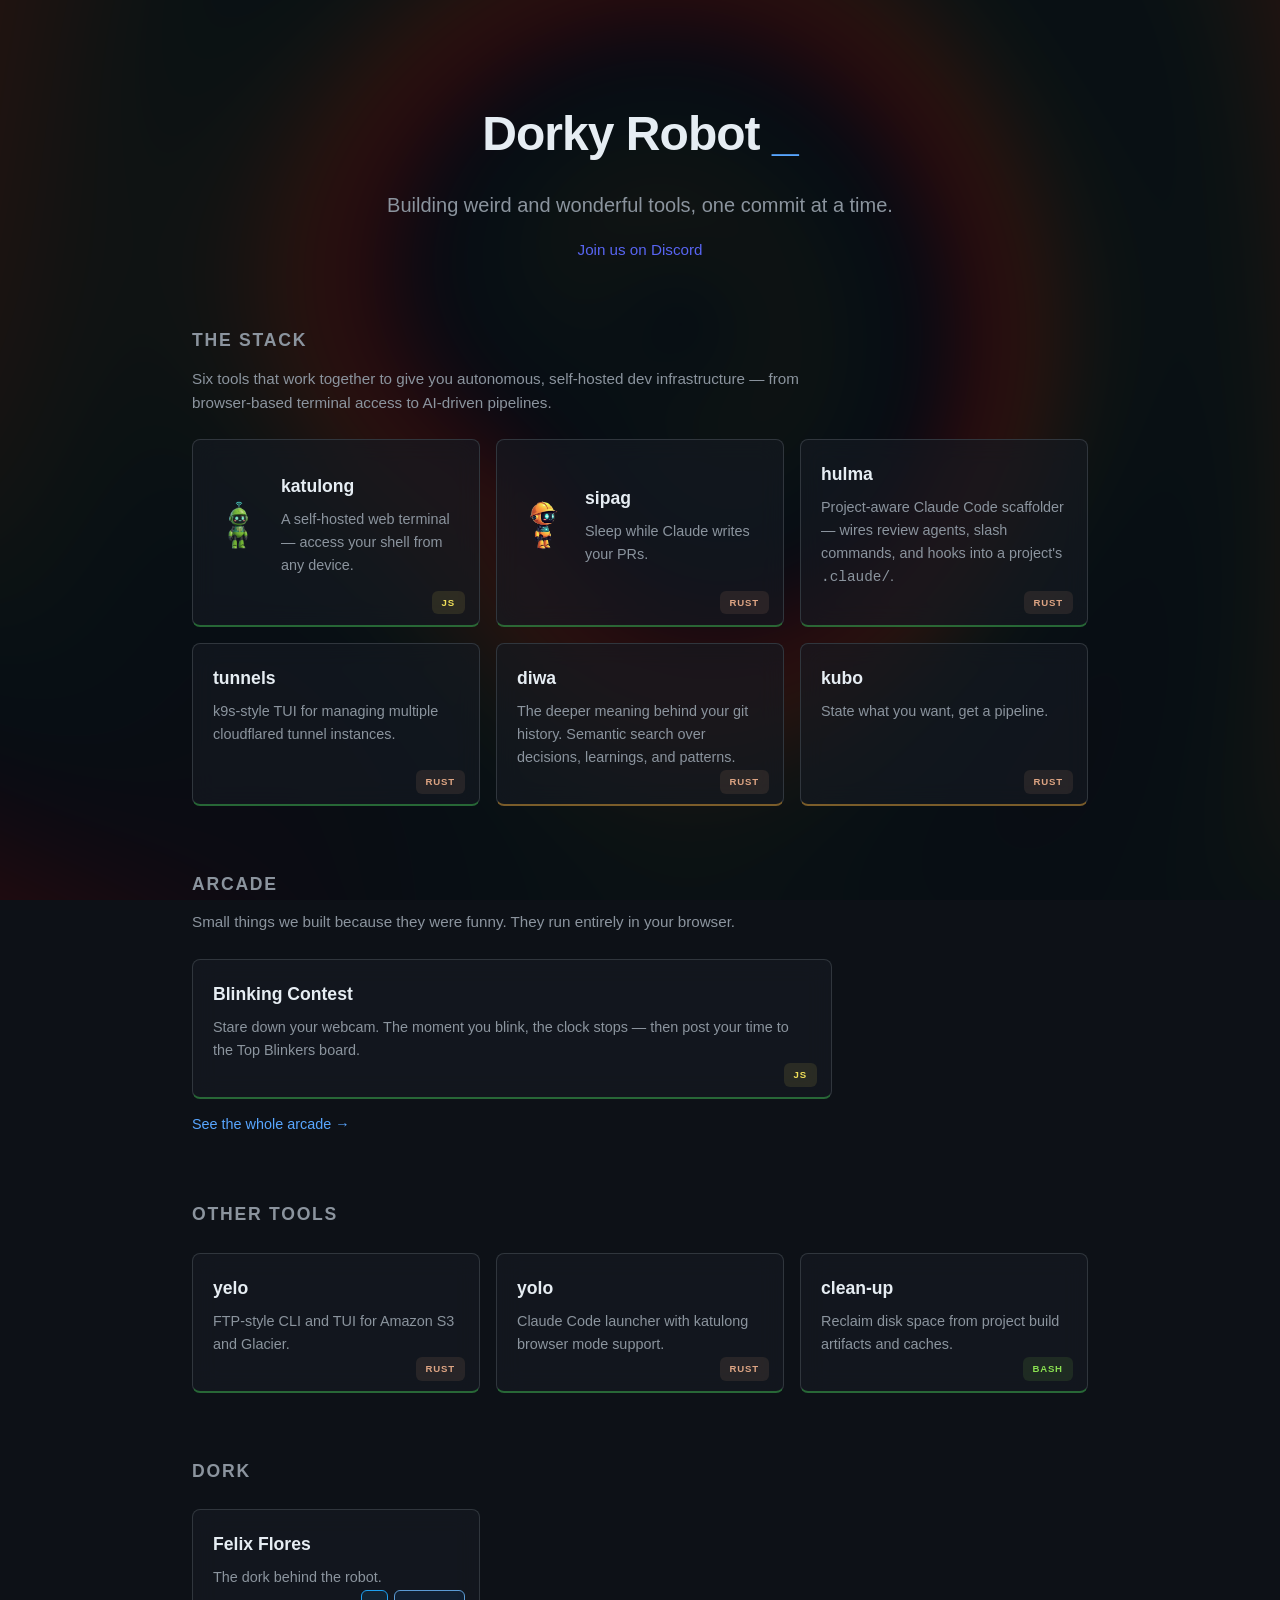
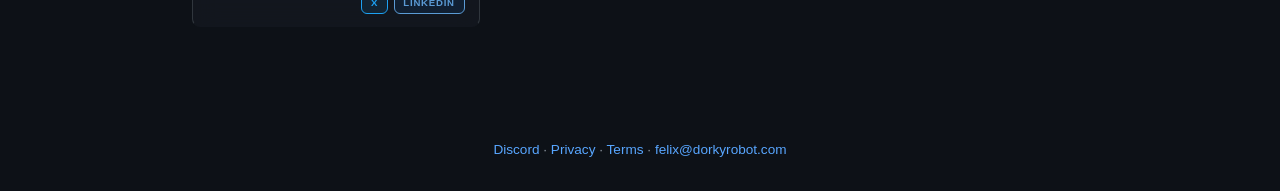
<file: index.html>
<!DOCTYPE html>
<html lang="en">
<head>
  <meta charset="UTF-8">
  <meta name="viewport" content="width=device-width, initial-scale=1.0">
  <title>Dorky Robot</title>
  <link rel="stylesheet" href="style.css">
</head>
<body>
  <canvas id="shader-bg" class="shader-bg" aria-hidden="true"></canvas>
  <header class="hero">
    <div class="hero-inner">
      <h1>Dorky Robot <span class="blink">_</span></h1>
      <p class="tagline">Building weird and wonderful tools, one commit at a time.</p>
      <p class="discord-link"><a href="https://dorkyrobot.com/discord">Join us on Discord</a></p>
    </div>
  </header>

  <main>
    <section class="projects">
      <h2>The Stack</h2>
      <p class="section-description">Six tools that work together to give you autonomous, self-hosted dev infrastructure — from browser-based terminal access to AI-driven pipelines.</p>
      <div class="grid">

        <a href="https://dorkyrobot.com/katulong/" class="card card-with-logo">
          <img src="katulong.webp" alt="katulong logo" class="card-logo">
          <div class="card-body">
            <div class="card-header">
              <h3>katulong <span class="maturity served" data-tooltip="Works and ready to use today">Served</span></h3>
              <span class="lang js">JS</span>
            </div>
            <p>A self-hosted web terminal — access your shell from any device.</p>
          </div>
        </a>

        <a href="https://dorkyrobot.com/sipag/" class="card card-with-logo">
          <img src="sipag.webp" alt="sipag robot" class="card-logo">
          <div class="card-body">
            <div class="card-header">
              <h3>sipag <span class="maturity served" data-tooltip="Works and ready to use today">Served</span></h3>
              <span class="lang rust">Rust</span>
            </div>
            <p>Sleep while Claude writes your PRs.</p>
          </div>
        </a>

        <a href="https://github.com/Dorky-Robot/hulma" class="card">
          <div class="card-header">
            <h3>hulma <span class="maturity served" data-tooltip="Works and ready to use today">Served</span></h3>
            <span class="lang rust">Rust</span>
          </div>
          <p>Project-aware Claude Code scaffolder — wires review agents, slash commands, and hooks into a project's <code>.claude/</code>.</p>
        </a>

        <a href="https://github.com/Dorky-Robot/tunnels" class="card">
          <div class="card-header">
            <h3>tunnels <span class="maturity served" data-tooltip="Works and ready to use today">Served</span></h3>
            <span class="lang rust">Rust</span>
          </div>
          <p>k9s-style TUI for managing multiple cloudflared tunnel instances.</p>
        </a>

        <a href="https://github.com/Dorky-Robot/diwa" class="card">
          <div class="card-header">
            <h3>diwa <span class="maturity cooking" data-tooltip="Actively being built — things change often">Cooking</span></h3>
            <span class="lang rust">Rust</span>
          </div>
          <p>The deeper meaning behind your git history. Semantic search over decisions, learnings, and patterns.</p>
        </a>

        <a href="https://github.com/Dorky-Robot/kubo" class="card">
          <div class="card-header">
            <h3>kubo <span class="maturity cooking" data-tooltip="Actively being built — things change often">Cooking</span></h3>
            <span class="lang rust">Rust</span>
          </div>
          <p>State what you want, get a pipeline.</p>
        </a>

      </div>
    </section>

    <section class="projects arcade-teaser">
      <h2>Arcade</h2>
      <p class="section-description">Small things we built because they were funny. They run entirely in your browser.</p>
      <a href="/play/blinkers/" class="card arcade-card">
        <div class="card-header">
          <h3>Blinking Contest <span class="maturity served" data-tooltip="Works and ready to use today">Served</span></h3>
          <span class="lang js">JS</span>
        </div>
        <p>Stare down your webcam. The moment you blink, the clock stops — then post your time to the Top Blinkers board.</p>
      </a>
      <p class="section-footnote"><a href="/play/">See the whole arcade →</a></p>
    </section>

    <section class="projects">
      <h2>Other Tools</h2>
      <div class="grid">

        <a href="https://github.com/Dorky-Robot/yelo" class="card">
          <div class="card-header">
            <h3>yelo <span class="maturity served" data-tooltip="Works and ready to use today">Served</span></h3>
            <span class="lang rust">Rust</span>
          </div>
          <p>FTP-style CLI and TUI for Amazon S3 and Glacier.</p>
        </a>

        <a href="https://github.com/Dorky-Robot/yolo" class="card">
          <div class="card-header">
            <h3>yolo <span class="maturity served" data-tooltip="Works and ready to use today">Served</span></h3>
            <span class="lang rust">Rust</span>
          </div>
          <p>Claude Code launcher with katulong browser mode support.</p>
        </a>

        <a href="https://dorkyrobot.com/clean-up/" class="card">
          <div class="card-header">
            <h3>clean-up <span class="maturity served" data-tooltip="Works and ready to use today">Served</span></h3>
            <span class="lang bash">Bash</span>
          </div>
          <p>Reclaim disk space from project build artifacts and caches.</p>
        </a>

      </div>
    </section>


    <section class="projects dorks">
      <h2>Dork</h2>
      <div class="grid">

        <div class="card">
          <div class="card-header">
            <h3><a href="https://felixflor.es/" class="card-title-link">Felix Flores</a></h3>
            <span class="badge-group">
              <a href="https://x.com/felixflores" class="lang social twitter">X</a>
              <a href="https://www.linkedin.com/in/felixflores/" class="lang social linkedin">LinkedIn</a>
            </span>
          </div>
          <p>The dork behind the robot.</p>
        </div>

      </div>
    </section>
  </main>

  <footer>
    <p><a href="https://dorkyrobot.com/discord">Discord</a> · <a href="/privacy/">Privacy</a> · <a href="/terms/">Terms</a> · <a href="mailto:felix@dorkyrobot.com">felix@dorkyrobot.com</a></p>
  </footer>

  <script src="shader-bg.js"></script>
</body>
</html>
</file>
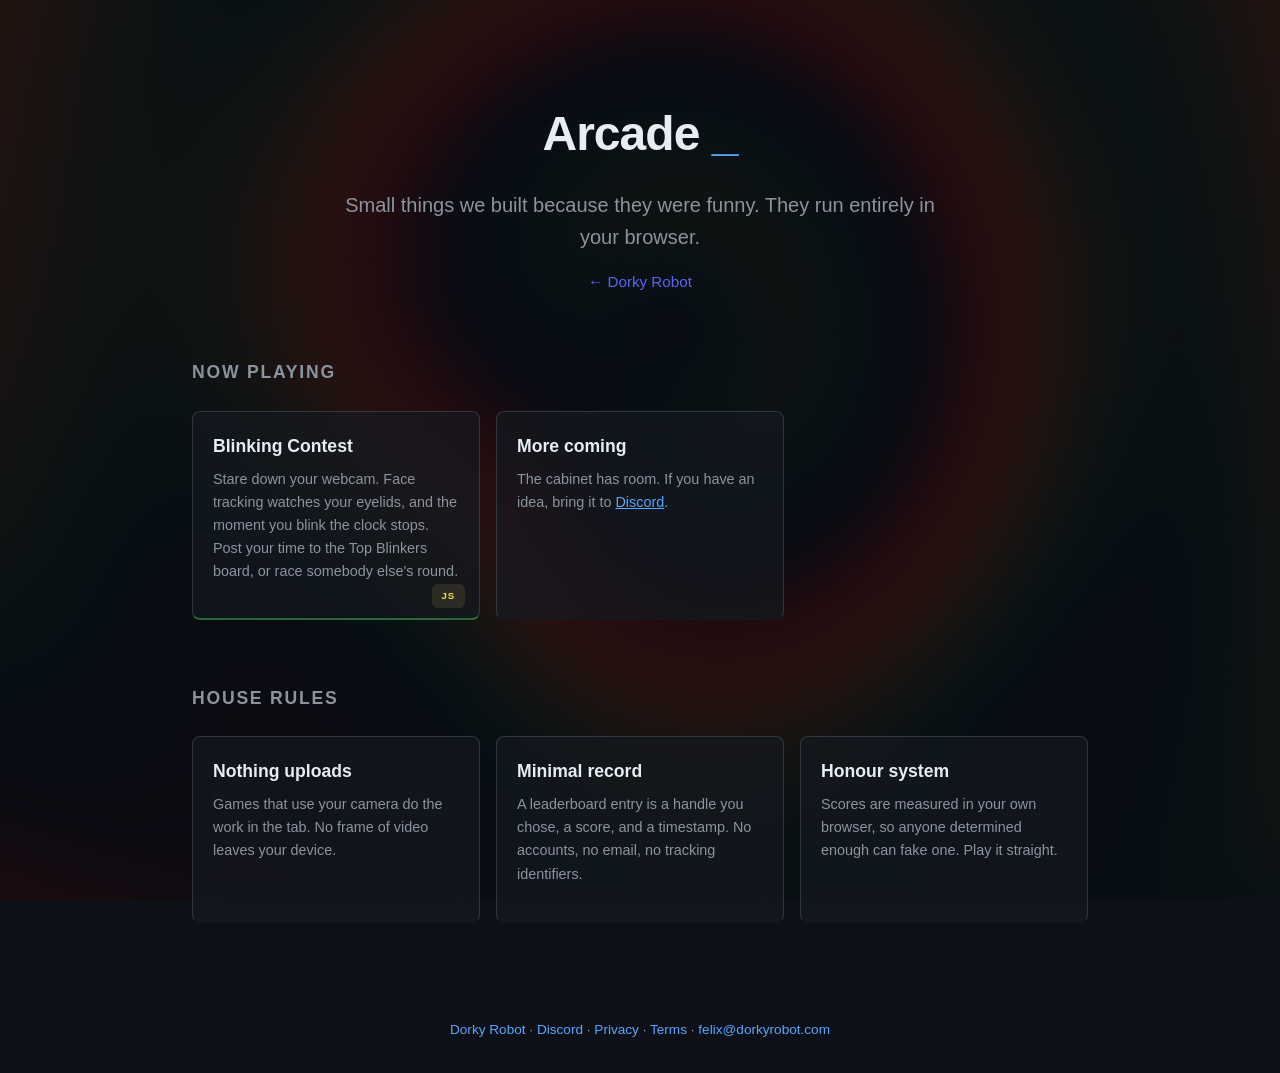
<file: play/index.html>
<!DOCTYPE html>
<html lang="en">
<head>
  <meta charset="UTF-8">
  <meta name="viewport" content="width=device-width, initial-scale=1.0">
  <title>Arcade · Dorky Robot</title>
  <meta name="description" content="Small browser games from Dorky Robot. Nothing installs, nothing uploads.">
  <link rel="stylesheet" href="../style.css">
</head>
<body>
  <canvas id="shader-bg" class="shader-bg" aria-hidden="true"></canvas>

  <header class="hero">
    <div class="hero-inner">
      <h1>Arcade <span class="blink">_</span></h1>
      <p class="tagline">Small things we built because they were funny. They run entirely in your browser.</p>
      <p class="discord-link"><a href="/">← Dorky Robot</a></p>
    </div>
  </header>

  <main>
    <section class="projects">
      <h2>Now Playing</h2>
      <div class="grid">

        <a href="/play/blinkers/" class="card">
          <div class="card-header">
            <h3>Blinking Contest <span class="maturity served" data-tooltip="Works and ready to use today">Served</span></h3>
            <span class="lang js">JS</span>
          </div>
          <p>Stare down your webcam. Face tracking watches your eyelids, and the moment you blink the clock stops. Post your time to the Top Blinkers board, or race somebody else's round.</p>
        </a>

        <div class="card card-placeholder">
          <div class="card-header">
            <h3>More coming</h3>
          </div>
          <p>The cabinet has room. If you have an idea, bring it to <a href="https://dorkyrobot.com/discord">Discord</a>.</p>
        </div>

      </div>
    </section>

    <section class="projects">
      <h2>House Rules</h2>
      <div class="grid">

        <div class="card card-placeholder">
          <div class="card-header"><h3>Nothing uploads</h3></div>
          <p>Games that use your camera do the work in the tab. No frame of video leaves your device.</p>
        </div>

        <div class="card card-placeholder">
          <div class="card-header"><h3>Minimal record</h3></div>
          <p>A leaderboard entry is a handle you chose, a score, and a timestamp. No accounts, no email, no tracking identifiers.</p>
        </div>

        <div class="card card-placeholder">
          <div class="card-header"><h3>Honour system</h3></div>
          <p>Scores are measured in your own browser, so anyone determined enough can fake one. Play it straight.</p>
        </div>

      </div>
    </section>
  </main>

  <footer>
    <p><a href="/">Dorky Robot</a> · <a href="https://dorkyrobot.com/discord">Discord</a> · <a href="/privacy/">Privacy</a> · <a href="/terms/">Terms</a> · <a href="mailto:felix@dorkyrobot.com">felix@dorkyrobot.com</a></p>
  </footer>

  <script src="../shader-bg.js"></script>
</body>
</html>
</file>
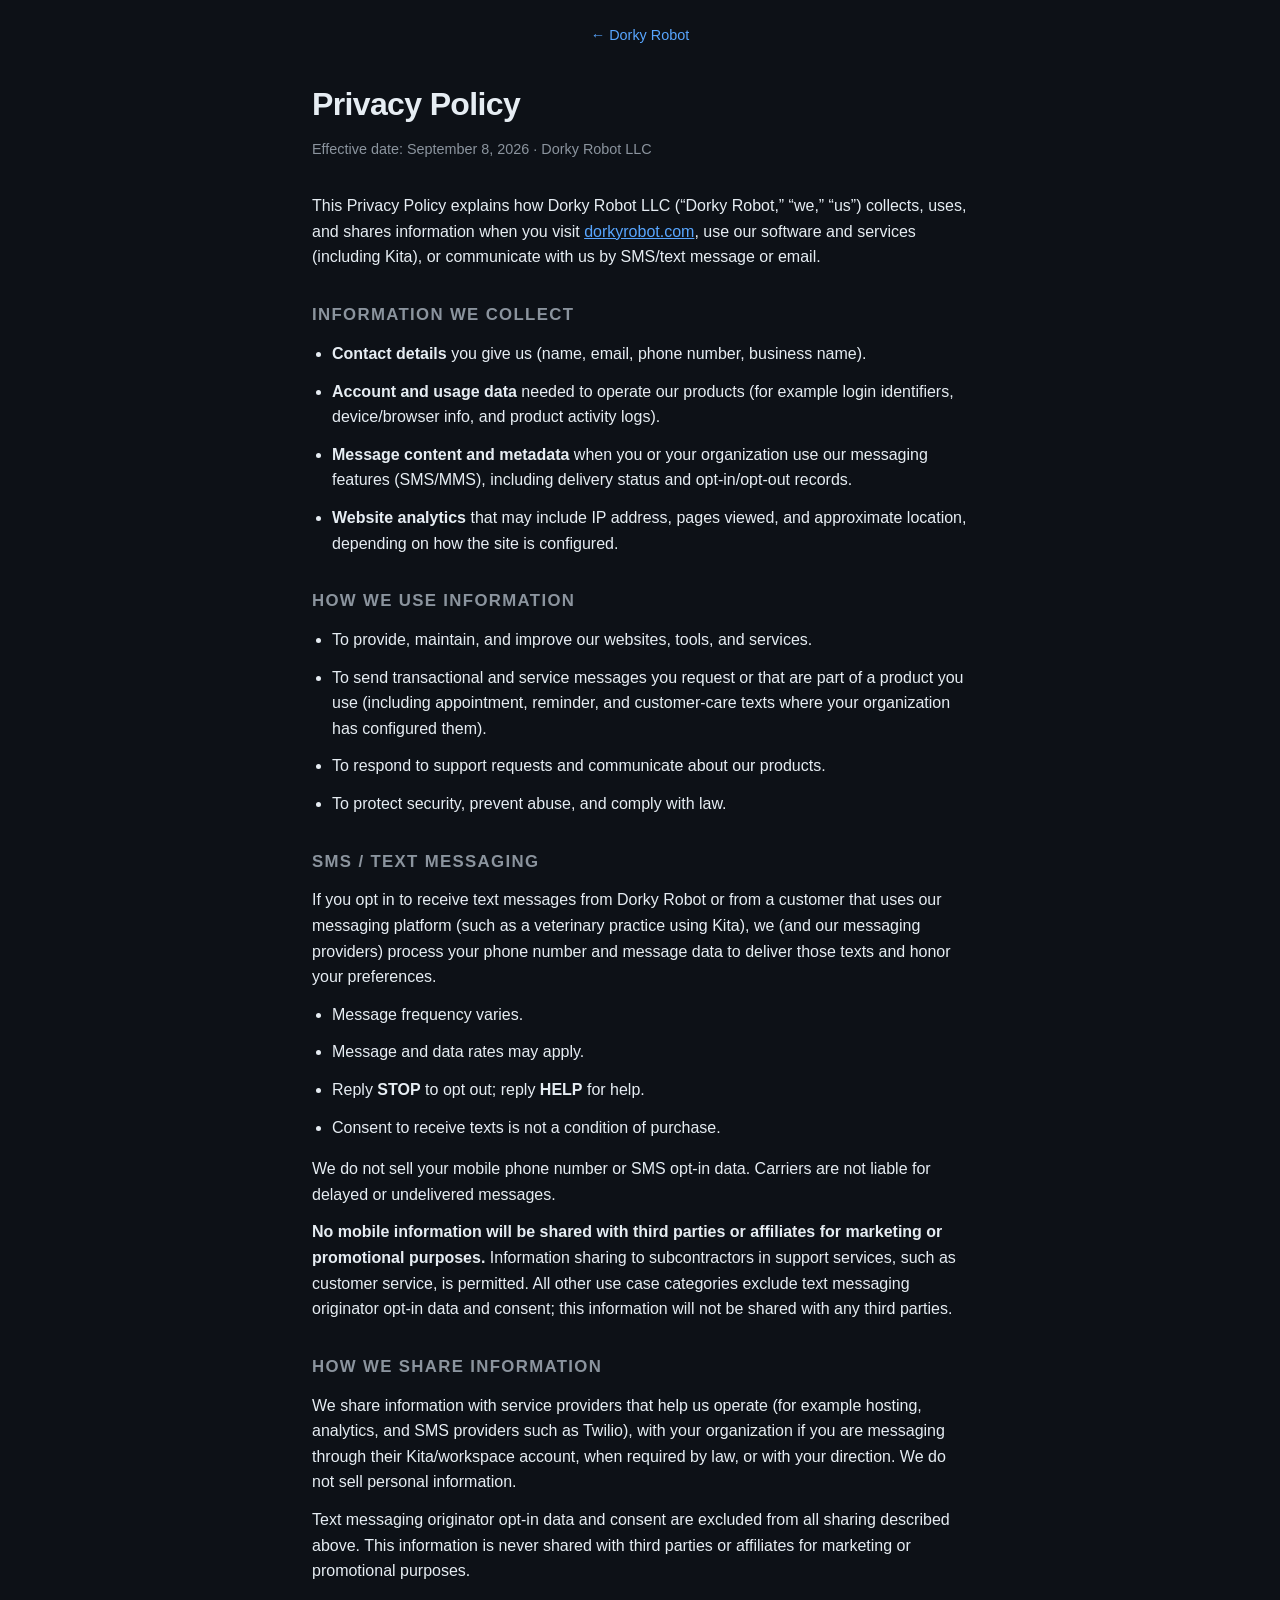
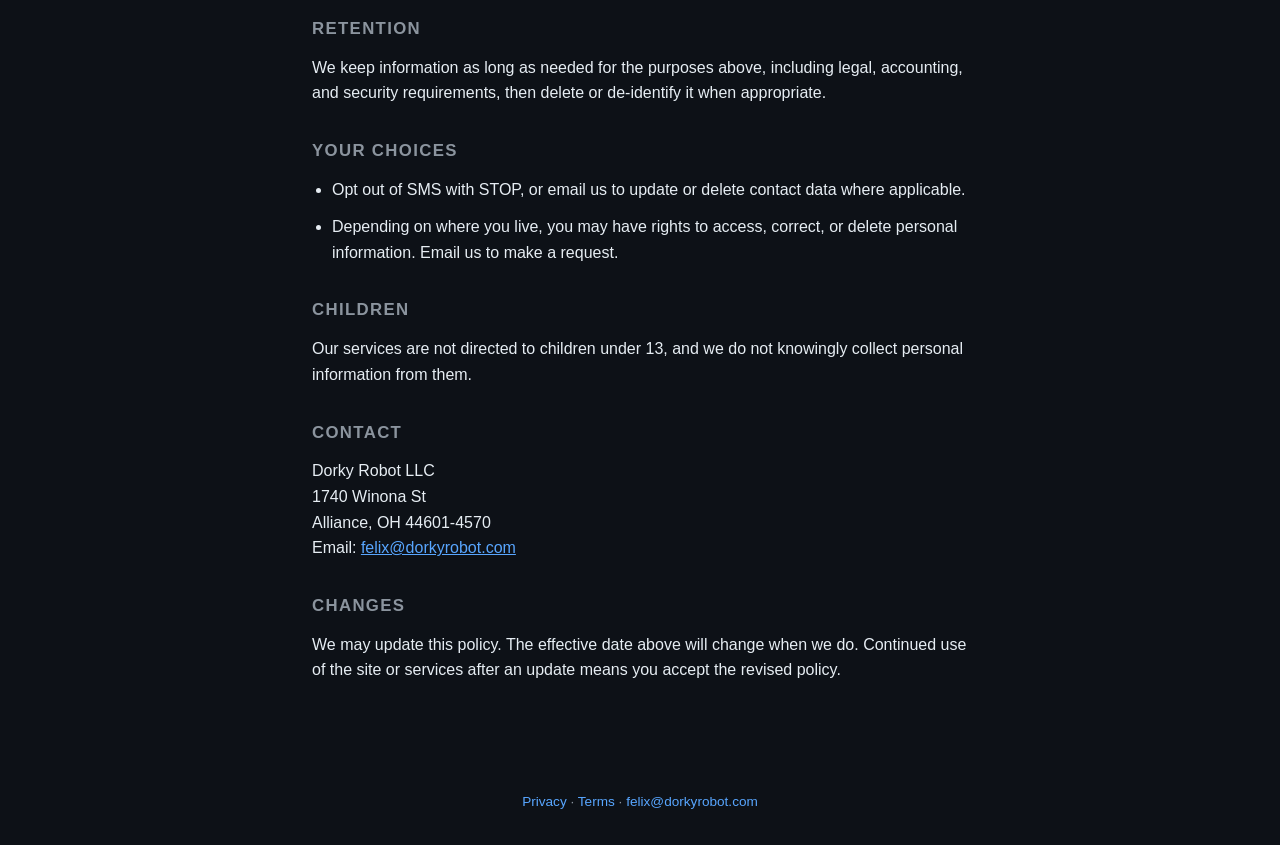
<file: privacy/index.html>
<!DOCTYPE html>
<html lang="en">
<head>
  <meta charset="UTF-8">
  <meta name="viewport" content="width=device-width, initial-scale=1.0">
  <title>Privacy Policy · Dorky Robot</title>
  <link rel="stylesheet" href="../style.css">
  <style>
    .legal {
      max-width: 720px;
      margin: 0 auto;
      padding: 2rem 2rem 4rem;
    }
    .legal h1 {
      font-size: 2rem;
      font-weight: 700;
      letter-spacing: -0.02em;
      margin-bottom: 0.5rem;
    }
    .legal .meta {
      color: var(--text-muted);
      font-size: 0.9rem;
      margin-bottom: 2rem;
    }
    .legal h2 {
      font-size: 1.05rem;
      text-transform: uppercase;
      letter-spacing: 0.08em;
      color: var(--text-muted);
      margin: 2rem 0 0.75rem;
    }
    .legal p, .legal li {
      color: var(--text);
      margin-bottom: 0.75rem;
    }
    .legal ul {
      padding-left: 1.25rem;
      margin-bottom: 1rem;
    }
    .legal a {
      color: var(--accent);
    }
    .legal-nav {
      padding: 1.5rem 2rem 0;
      max-width: 720px;
      margin: 0 auto;
      font-size: 0.9rem;
    }
    .legal-nav a {
      color: var(--accent);
      text-decoration: none;
    }
    .legal-nav a:hover { text-decoration: underline; }
  </style>
</head>
<body>
  <canvas id="shader-bg" class="shader-bg" aria-hidden="true"></canvas>
  <nav class="legal-nav"><a href="/">← Dorky Robot</a></nav>
  <main class="legal">
    <h1>Privacy Policy</h1>
    <p class="meta">Effective date: September 8, 2026 · Dorky Robot LLC</p>

    <p>This Privacy Policy explains how Dorky Robot LLC (“Dorky Robot,” “we,” “us”) collects, uses, and shares information when you visit <a href="https://dorkyrobot.com">dorkyrobot.com</a>, use our software and services (including Kita), or communicate with us by SMS/text message or email.</p>

    <h2>Information we collect</h2>
    <ul>
      <li><strong>Contact details</strong> you give us (name, email, phone number, business name).</li>
      <li><strong>Account and usage data</strong> needed to operate our products (for example login identifiers, device/browser info, and product activity logs).</li>
      <li><strong>Message content and metadata</strong> when you or your organization use our messaging features (SMS/MMS), including delivery status and opt-in/opt-out records.</li>
      <li><strong>Website analytics</strong> that may include IP address, pages viewed, and approximate location, depending on how the site is configured.</li>
    </ul>

    <h2>How we use information</h2>
    <ul>
      <li>To provide, maintain, and improve our websites, tools, and services.</li>
      <li>To send transactional and service messages you request or that are part of a product you use (including appointment, reminder, and customer-care texts where your organization has configured them).</li>
      <li>To respond to support requests and communicate about our products.</li>
      <li>To protect security, prevent abuse, and comply with law.</li>
    </ul>

    <h2>SMS / text messaging</h2>
    <p>If you opt in to receive text messages from Dorky Robot or from a customer that uses our messaging platform (such as a veterinary practice using Kita), we (and our messaging providers) process your phone number and message data to deliver those texts and honor your preferences.</p>
    <ul>
      <li>Message frequency varies.</li>
      <li>Message and data rates may apply.</li>
      <li>Reply <strong>STOP</strong> to opt out; reply <strong>HELP</strong> for help.</li>
      <li>Consent to receive texts is not a condition of purchase.</li>
    </ul>
    <p>We do not sell your mobile phone number or SMS opt-in data. Carriers are not liable for delayed or undelivered messages.</p>
    <p><strong>No mobile information will be shared with third parties or affiliates for marketing or promotional purposes.</strong> Information sharing to subcontractors in support services, such as customer service, is permitted. All other use case categories exclude text messaging originator opt-in data and consent; this information will not be shared with any third parties.</p>

    <h2>How we share information</h2>
    <p>We share information with service providers that help us operate (for example hosting, analytics, and SMS providers such as Twilio), with your organization if you are messaging through their Kita/workspace account, when required by law, or with your direction. We do not sell personal information.</p>
    <p>Text messaging originator opt-in data and consent are excluded from all sharing described above. This information is never shared with third parties or affiliates for marketing or promotional purposes.</p>

    <h2>Retention</h2>
    <p>We keep information as long as needed for the purposes above, including legal, accounting, and security requirements, then delete or de-identify it when appropriate.</p>

    <h2>Your choices</h2>
    <ul>
      <li>Opt out of SMS with STOP, or email us to update or delete contact data where applicable.</li>
      <li>Depending on where you live, you may have rights to access, correct, or delete personal information. Email us to make a request.</li>
    </ul>

    <h2>Children</h2>
    <p>Our services are not directed to children under 13, and we do not knowingly collect personal information from them.</p>

    <h2>Contact</h2>
    <p>Dorky Robot LLC<br>1740 Winona St<br>Alliance, OH 44601-4570<br>Email: <a href="mailto:felix@dorkyrobot.com">felix@dorkyrobot.com</a></p>

    <h2>Changes</h2>
    <p>We may update this policy. The effective date above will change when we do. Continued use of the site or services after an update means you accept the revised policy.</p>

  </main>
  <footer>
    <p><a href="/privacy/">Privacy</a> · <a href="/terms/">Terms</a> · <a href="mailto:felix@dorkyrobot.com">felix@dorkyrobot.com</a></p>
  </footer>
</body>
</html>
</file>
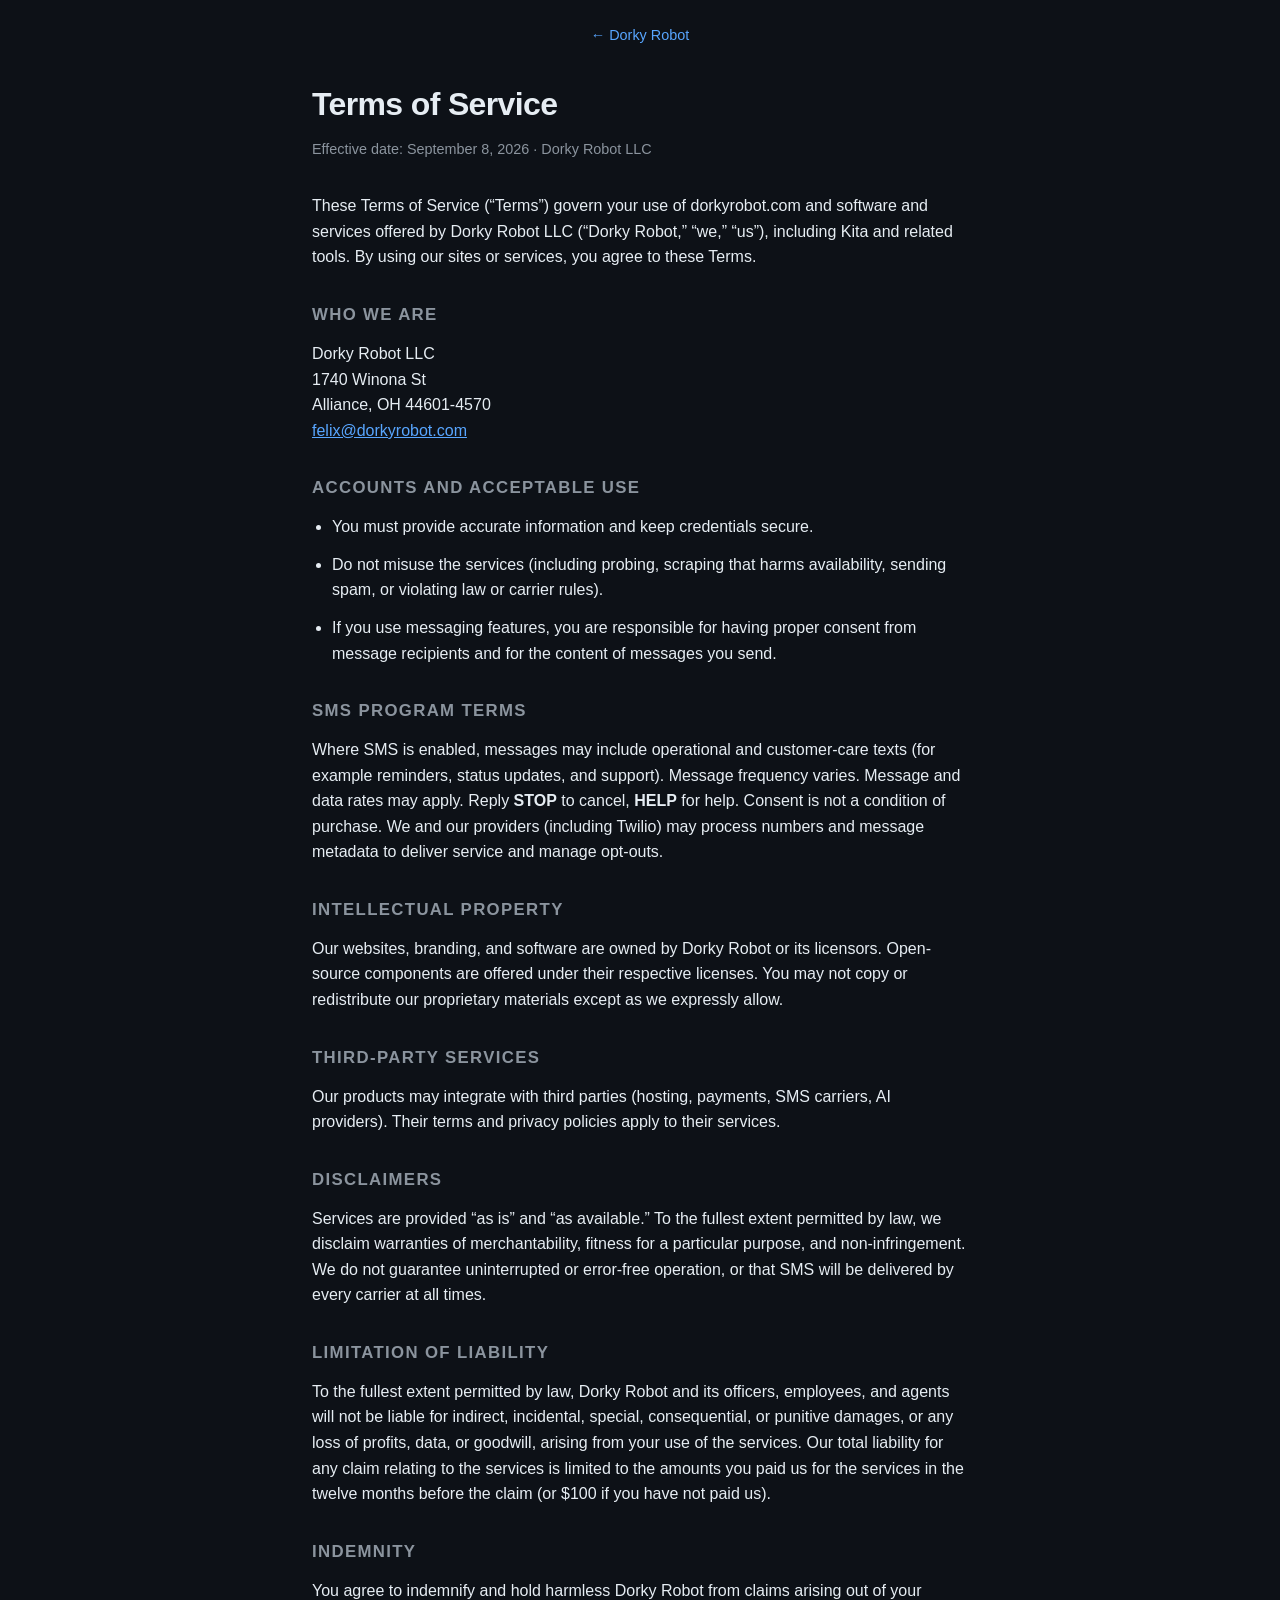
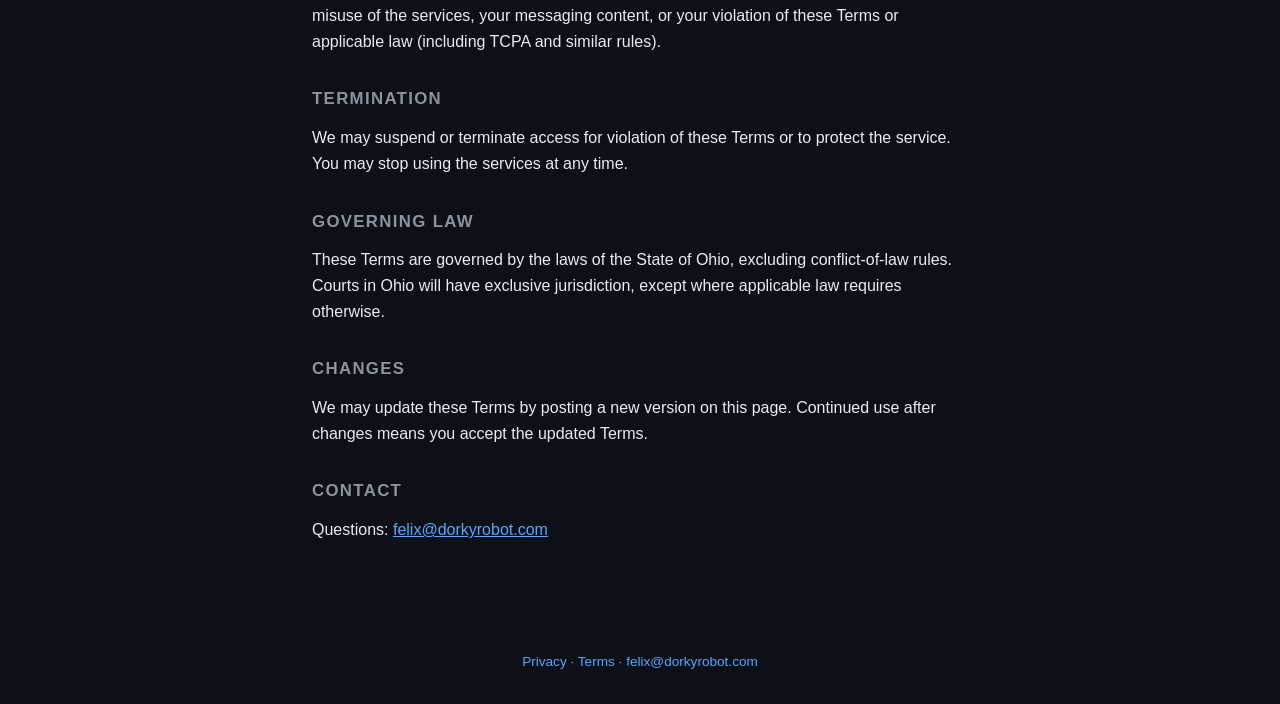
<file: terms/index.html>
<!DOCTYPE html>
<html lang="en">
<head>
  <meta charset="UTF-8">
  <meta name="viewport" content="width=device-width, initial-scale=1.0">
  <title>Terms of Service · Dorky Robot</title>
  <link rel="stylesheet" href="../style.css">
  <style>
    .legal {
      max-width: 720px;
      margin: 0 auto;
      padding: 2rem 2rem 4rem;
    }
    .legal h1 {
      font-size: 2rem;
      font-weight: 700;
      letter-spacing: -0.02em;
      margin-bottom: 0.5rem;
    }
    .legal .meta {
      color: var(--text-muted);
      font-size: 0.9rem;
      margin-bottom: 2rem;
    }
    .legal h2 {
      font-size: 1.05rem;
      text-transform: uppercase;
      letter-spacing: 0.08em;
      color: var(--text-muted);
      margin: 2rem 0 0.75rem;
    }
    .legal p, .legal li {
      color: var(--text);
      margin-bottom: 0.75rem;
    }
    .legal ul {
      padding-left: 1.25rem;
      margin-bottom: 1rem;
    }
    .legal a {
      color: var(--accent);
    }
    .legal-nav {
      padding: 1.5rem 2rem 0;
      max-width: 720px;
      margin: 0 auto;
      font-size: 0.9rem;
    }
    .legal-nav a {
      color: var(--accent);
      text-decoration: none;
    }
    .legal-nav a:hover { text-decoration: underline; }
  </style>
</head>
<body>
  <canvas id="shader-bg" class="shader-bg" aria-hidden="true"></canvas>
  <nav class="legal-nav"><a href="/">← Dorky Robot</a></nav>
  <main class="legal">
    <h1>Terms of Service</h1>
    <p class="meta">Effective date: September 8, 2026 · Dorky Robot LLC</p>

    <p>These Terms of Service (“Terms”) govern your use of dorkyrobot.com and software and services offered by Dorky Robot LLC (“Dorky Robot,” “we,” “us”), including Kita and related tools. By using our sites or services, you agree to these Terms.</p>

    <h2>Who we are</h2>
    <p>Dorky Robot LLC<br>1740 Winona St<br>Alliance, OH 44601-4570<br><a href="mailto:felix@dorkyrobot.com">felix@dorkyrobot.com</a></p>

    <h2>Accounts and acceptable use</h2>
    <ul>
      <li>You must provide accurate information and keep credentials secure.</li>
      <li>Do not misuse the services (including probing, scraping that harms availability, sending spam, or violating law or carrier rules).</li>
      <li>If you use messaging features, you are responsible for having proper consent from message recipients and for the content of messages you send.</li>
    </ul>

    <h2>SMS program terms</h2>
    <p>Where SMS is enabled, messages may include operational and customer-care texts (for example reminders, status updates, and support). Message frequency varies. Message and data rates may apply. Reply <strong>STOP</strong> to cancel, <strong>HELP</strong> for help. Consent is not a condition of purchase. We and our providers (including Twilio) may process numbers and message metadata to deliver service and manage opt-outs.</p>

    <h2>Intellectual property</h2>
    <p>Our websites, branding, and software are owned by Dorky Robot or its licensors. Open-source components are offered under their respective licenses. You may not copy or redistribute our proprietary materials except as we expressly allow.</p>

    <h2>Third-party services</h2>
    <p>Our products may integrate with third parties (hosting, payments, SMS carriers, AI providers). Their terms and privacy policies apply to their services.</p>

    <h2>Disclaimers</h2>
    <p>Services are provided “as is” and “as available.” To the fullest extent permitted by law, we disclaim warranties of merchantability, fitness for a particular purpose, and non-infringement. We do not guarantee uninterrupted or error-free operation, or that SMS will be delivered by every carrier at all times.</p>

    <h2>Limitation of liability</h2>
    <p>To the fullest extent permitted by law, Dorky Robot and its officers, employees, and agents will not be liable for indirect, incidental, special, consequential, or punitive damages, or any loss of profits, data, or goodwill, arising from your use of the services. Our total liability for any claim relating to the services is limited to the amounts you paid us for the services in the twelve months before the claim (or $100 if you have not paid us).</p>

    <h2>Indemnity</h2>
    <p>You agree to indemnify and hold harmless Dorky Robot from claims arising out of your misuse of the services, your messaging content, or your violation of these Terms or applicable law (including TCPA and similar rules).</p>

    <h2>Termination</h2>
    <p>We may suspend or terminate access for violation of these Terms or to protect the service. You may stop using the services at any time.</p>

    <h2>Governing law</h2>
    <p>These Terms are governed by the laws of the State of Ohio, excluding conflict-of-law rules. Courts in Ohio will have exclusive jurisdiction, except where applicable law requires otherwise.</p>

    <h2>Changes</h2>
    <p>We may update these Terms by posting a new version on this page. Continued use after changes means you accept the updated Terms.</p>

    <h2>Contact</h2>
    <p>Questions: <a href="mailto:felix@dorkyrobot.com">felix@dorkyrobot.com</a></p>

  </main>
  <footer>
    <p><a href="/privacy/">Privacy</a> · <a href="/terms/">Terms</a> · <a href="mailto:felix@dorkyrobot.com">felix@dorkyrobot.com</a></p>
  </footer>
</body>
</html>
</file>
<file: style.css>
*,
*::before,
*::after {
  margin: 0;
  padding: 0;
  box-sizing: border-box;
}

:root {
  --bg: #0d1117;
  --surface: #161b22;
  --border: #30363d;
  --text: #e6edf3;
  --text-muted: #8b949e;
  --accent: #58a6ff;
  --accent-hover: #79b8ff;
  --rust: #dea584;
  --js: #f1e05a;
  --bash: #89e051;
  --surface-rgb: 22, 27, 34;
}

/* Shader backdrop */
.shader-bg {
  position: fixed;
  top: 0;
  left: 0;
  width: 100%;
  height: 100%;
  z-index: -1;
  opacity: 0.35;
}

html {
  font-size: 16px;
}

body {
  font-family: -apple-system, BlinkMacSystemFont, "Segoe UI", Helvetica, Arial, sans-serif;
  background: var(--bg);
  color: var(--text);
  line-height: 1.6;
  min-height: 100vh;
  display: flex;
  flex-direction: column;
}

/* Hero */
.hero {
  padding: 6rem 2rem 4rem;
  text-align: center;
}

.hero-inner {
  max-width: 600px;
  margin: 0 auto;
}

.hero h1 {
  font-size: 3rem;
  font-weight: 700;
  letter-spacing: -0.02em;
}

.blink {
  animation: blink 1s step-end infinite;
  color: var(--accent);
}

@keyframes blink {
  50% { opacity: 0; }
}

.tagline {
  margin-top: 1rem;
  font-size: 1.25rem;
  color: var(--text-muted);
}

.discord-link {
  margin-top: 1rem;
}

.discord-link a {
  color: #5865f2;
  text-decoration: none;
  font-size: 0.95rem;
  font-weight: 500;
  transition: color 0.15s;
}

.discord-link a:hover {
  color: #7289da;
  text-decoration: underline;
}



/* Projects */
.projects {
  max-width: 960px;
  margin: 0 auto;
  padding: 0 2rem 4rem;
}

.projects h2 {
  font-size: 1.1rem;
  text-transform: uppercase;
  letter-spacing: 0.1em;
  color: var(--text-muted);
  margin-bottom: 1.5rem;
}

.section-description {
  color: var(--text-muted);
  font-size: 0.95rem;
  margin-top: -0.75rem;
  margin-bottom: 1.5rem;
  max-width: 640px;
}

.grid {
  display: grid;
  grid-template-columns: repeat(auto-fill, minmax(280px, 1fr));
  gap: 1rem;
}

/* Cards */
.card {
  display: block;
  position: relative;
  background: rgba(var(--surface-rgb), 0.65);
  backdrop-filter: blur(12px);
  -webkit-backdrop-filter: blur(12px); /* Safari < 18 */
  border: 1px solid var(--border);
  border-radius: 8px;
  padding: 1.25rem;
  padding-bottom: 2.2rem;
  text-decoration: none;
  color: var(--text);
  transition: background 0.15s, border-color 0.15s;
}

.card:hover {
  background: rgba(var(--surface-rgb), 0.85);
  border-color: var(--border);
}

/* Card with logo variant */
.card-with-logo {
  display: flex;
  flex-direction: row;
  align-items: center;
  gap: 1rem;
}

.card-logo {
  width: 52px;
  height: 52px;
  border-radius: 6px;
  object-fit: contain;
  flex-shrink: 0;
}

.card-with-logo .card-body {
  flex: 1;
  min-width: 0;
}

.card-header {
  display: flex;
  align-items: baseline;
  gap: 0.4rem;
  margin-bottom: 0.5rem;
}

.card h3 {
  font-size: 1.1rem;
  font-weight: 600;
}

.card p {
  color: var(--text-muted);
  font-size: 0.9rem;
}

/* Language badges */
.lang {
  font-size: 0.6rem;
  font-weight: 700;
  padding: 0.2rem 0.55rem;
  border-radius: 6px;
  text-transform: uppercase;
  letter-spacing: 0.08em;
  border: 1px solid transparent;
  transition: box-shadow 0.2s, border-color 0.2s;
}

.card:hover .lang {
  border-color: currentColor;
}

.badge-group {
  display: flex;
  gap: 0.35rem;
}

/* Position lang badges at bottom-right of card */
.card-header > .lang,
.card-header > .badge-group {
  position: absolute;
  bottom: 0.65rem;
  right: 0.9rem;
}

.lang.rust {
  background: rgba(222, 165, 132, 0.1);
  color: var(--rust);
  box-shadow: 0 0 0 0 rgba(222, 165, 132, 0);
}
.card:hover .lang.rust {
  box-shadow: 0 0 8px rgba(222, 165, 132, 0.25);
}

.lang.js {
  background: rgba(241, 224, 90, 0.1);
  color: var(--js);
}
.card:hover .lang.js {
  box-shadow: 0 0 8px rgba(241, 224, 90, 0.2);
}

.lang.bash {
  background: rgba(137, 224, 81, 0.1);
  color: var(--bash);
}
.card:hover .lang.bash {
  box-shadow: 0 0 8px rgba(137, 224, 81, 0.2);
}

/* Dorks section */
.dorks {
  padding-bottom: 5rem;
}

/* Card title link */
.card-title-link {
  color: inherit;
  text-decoration: none;
}

.card-title-link:hover {
  color: var(--accent);
}

/* Social badges */
.lang.social {
  text-decoration: none;
}

.lang.twitter {
  background: rgba(29, 161, 242, 0.1);
  color: #1da1f2;
  border-color: currentColor;
}
.card:hover .lang.twitter {
  box-shadow: 0 0 8px rgba(29, 161, 242, 0.25);
}

.lang.linkedin {
  background: rgba(10, 102, 194, 0.12);
  color: #5b9bd5;
  border-color: currentColor;
}
.card:hover .lang.linkedin {
  box-shadow: 0 0 8px rgba(10, 102, 194, 0.3);
}

/* Maturity — hidden text, expressed as card bottom border */
.maturity {
  display: none;
}

.card {
  border-bottom: 2px solid transparent;
}

.card:has(.served) {
  border-bottom-color: rgba(63, 185, 80, 0.5);
}

.card:has(.cooking) {
  border-bottom-color: rgba(227, 163, 56, 0.5);
}

.card:hover:has(.served) {
  border-bottom-color: #3fb950;
}

.card:hover:has(.cooking) {
  border-bottom-color: #e3a338;
}

/* Footer */
footer {
  margin-top: auto;
  padding: 2rem;
  text-align: center;
  color: var(--text-muted);
  font-size: 0.85rem;
}

footer a {
  color: var(--accent);
  text-decoration: none;
}

footer a:hover {
  text-decoration: underline;
}

/* Responsive */
@media (max-width: 480px) {
  .hero {
    padding: 4rem 1.5rem 3rem;
  }

  .hero h1 {
    font-size: 2rem;
  }

  .tagline {
    font-size: 1rem;
  }

  .projects {
    padding: 0 1rem 3rem;
  }

  .grid {
    grid-template-columns: 1fr;
  }
}

/* CSS tooltip on maturity labels */
.maturity {
  position: relative;
  cursor: default;
}

.maturity::after {
  content: attr(data-tooltip);
  position: absolute;
  bottom: calc(100% + 8px);
  left: 50%;
  transform: translateX(-50%) scale(0.95);
  padding: 0.3rem 0.6rem;
  font-size: 0.75rem;
  font-style: normal;
  font-weight: 500;
  white-space: nowrap;
  color: var(--text);
  background: var(--surface);
  border: 1px solid var(--border);
  border-radius: 6px;
  box-shadow: 0 4px 12px rgba(0, 0, 0, 0.4);
  opacity: 0;
  pointer-events: none;
  transition: opacity 0.15s, transform 0.15s;
  z-index: 10;
}

.maturity:hover::after {
  opacity: 1;
  transform: translateX(-50%) scale(1);
}

/* Arcade teaser — one wide card rather than a grid, so it reads as a pointer
   to another surface instead of competing with The Stack above it. */
.arcade-card {
  display: block;
  max-width: 640px;
}

.section-footnote {
  margin-top: 0.9rem;
  font-size: 0.9rem;
}

.section-footnote a {
  color: var(--accent);
  text-decoration: none;
}

.section-footnote a:hover {
  text-decoration: underline;
}

/* Non-navigating cards: same surface, but nothing to click, so they must not
   pick up the hover affordance a link card has. */
.card-placeholder {
  cursor: default;
}

.card-placeholder:hover {
  background: rgba(var(--surface-rgb), 0.65);
}

.card-placeholder a {
  color: var(--accent);
}
</file>
